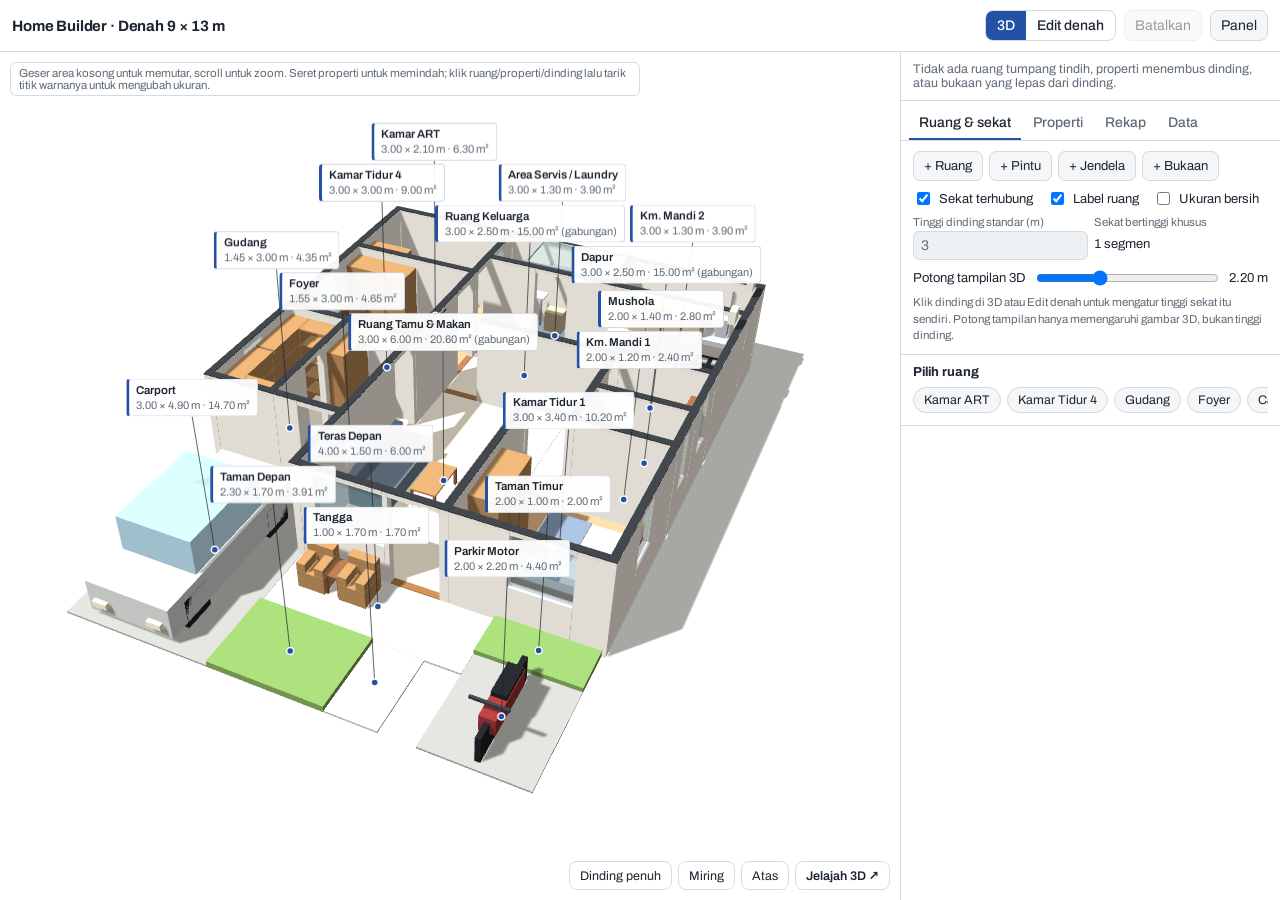
<file: index.html>
<!doctype html>
<html lang="id">
<head>
<meta charset="utf-8">
<meta name="viewport" content="width=device-width, initial-scale=1, viewport-fit=cover">
<title>Home Builder Lokal — Denah 3D</title>
<link rel="preconnect" href="https://fonts.googleapis.com">
<link href="https://fonts.googleapis.com/css2?family=Archivo:wght@400;500;600;700&display=swap" rel="stylesheet">
<link rel="stylesheet" href="css/style.css">
</head>
<body>
<div id="app">
  <header>
    <h1>Home Builder · Denah 9 × 13 m</h1>
    <div class="seg" role="group" aria-label="Mode tampilan">
      <button id="m3d" aria-pressed="true">3D</button>
      <button id="m2d" aria-pressed="false">Edit denah</button>
    </div>
    <button class="iconbtn" id="undo" title="Batalkan (Ctrl+Z)" disabled>Batalkan</button>
    <button class="iconbtn" id="tpanel" aria-expanded="true" title="Tampilkan/sembunyikan panel">Panel</button>
  </header>
  <div id="main">
  <div id="stage">
    <canvas id="three"></canvas>
    <svg id="leaders"></svg>
    <div id="labels"></div>
    <svg id="svg2d" xmlns="http://www.w3.org/2000/svg"></svg>
    <div class="hint" id="hint"></div>
    <div class="floatbar" id="fb3d"><button data-cam="full" aria-pressed="false" title="Tampilkan dinding setinggi sebenarnya (matikan untuk memotong agar isi ruang terlihat)">Dinding penuh</button><button data-cam="iso">Miring</button><button data-cam="top">Atas</button><a href="walkthrough.html" target="_blank" rel="noopener" title="Buka tampilan 3D realistis yang bisa dijelajahi jalan kaki, di tab baru">Jelajah 3D ↗</a></div>
    <div class="floatbar" id="fb2d" style="display:none"><button data-z="in" aria-label="Perbesar">＋</button><button data-z="out" aria-label="Perkecil">－</button><button data-z="fit">Pas</button></div>
  </div>
  <div id="gutter" role="separator" aria-orientation="vertical" aria-label="Ubah lebar panel" tabindex="0" title="Seret untuk mengubah lebar panel (klik dua kali: kembalikan)"></div>
  <div id="panel"></div>
  </div>
</div>

<!-- Pustaka 3D (lokal, bisa offline) -->
<script src="vendor/three.min.js"></script>
<script src="vendor/OrbitControls.js"></script>
<!-- Data: ubah file-file ini untuk menyesuaikan denah & katalog -->
<script src="js/data/katalog.js"></script>
<script src="js/data/denah-awal.js"></script>
<!-- Logika & tampilan -->
<script src="js/core/geometri.js"></script>
<script src="js/view/view3d.js"></script>
<script src="js/view/editor2d.js"></script>
<script src="js/view/panel.js"></script>
<script src="js/main.js"></script>
</body>
</html>
</file>
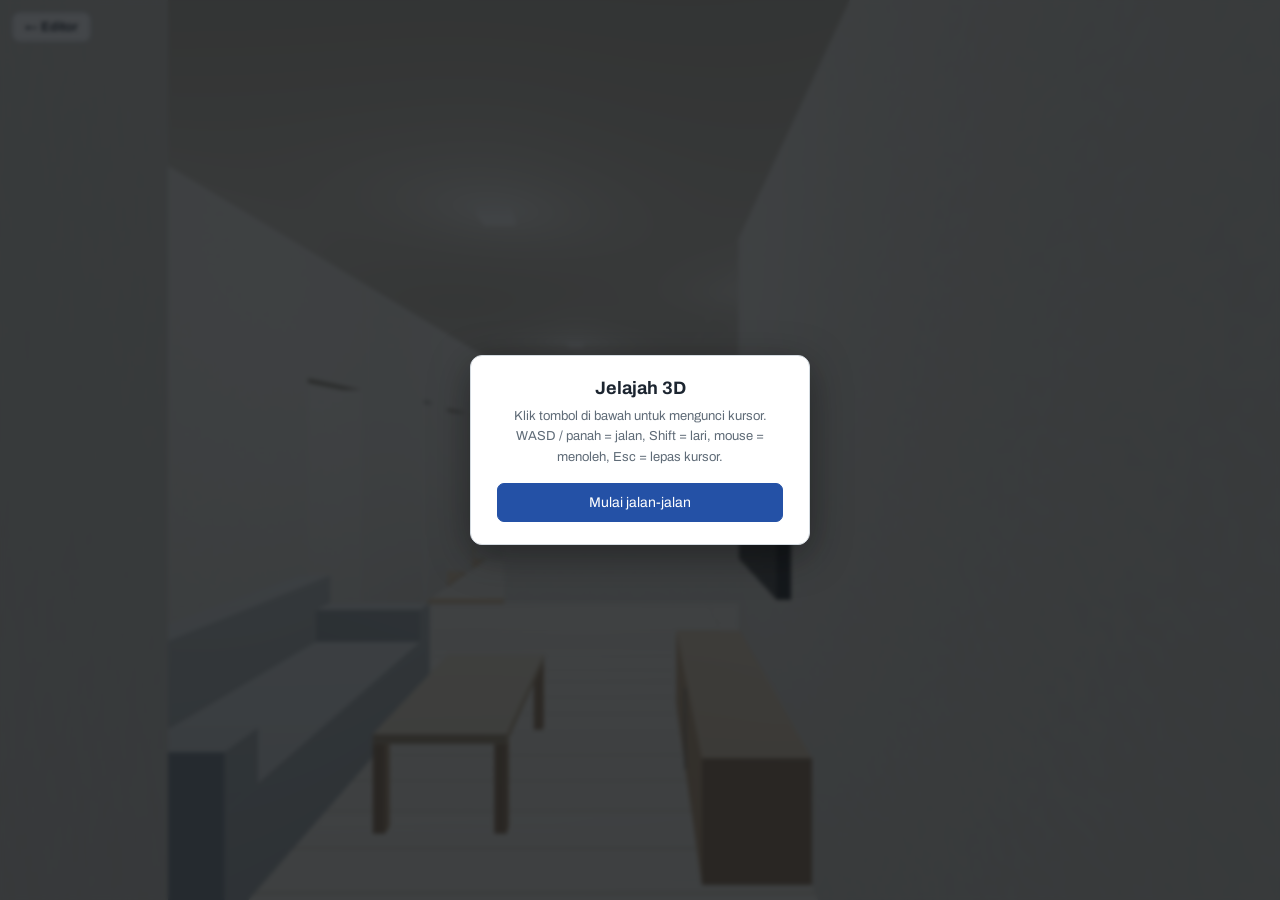
<file: walkthrough.html>
<!doctype html>
<html lang="id">
<head>
<meta charset="utf-8">
<meta name="viewport" content="width=device-width, initial-scale=1, viewport-fit=cover">
<title>Jelajah 3D — Home Builder Lokal</title>
<link rel="preconnect" href="https://fonts.googleapis.com">
<link href="https://fonts.googleapis.com/css2?family=Archivo:wght@400;500;600;700&display=swap" rel="stylesheet">
<link rel="stylesheet" href="css/style.css">
<link rel="stylesheet" href="css/walkthrough.css">
</head>
<body class="wt-body">
<div id="wtStage">
  <canvas id="wtCanvas"></canvas>
  <div id="wtCrosshair" aria-hidden="true"></div>
  <div id="wtRoomLabel"></div>
  <a id="wtBack" href="index.html" title="Kembali ke editor denah">← Editor</a>
  <div id="wtHint">Tahan untuk melihat kontrol. Tekan Esc atau klik "← Editor" untuk keluar.</div>

  <div id="wtStart">
    <div class="wtStartCard">
      <h1>Jelajah 3D</h1>
      <p id="wtStartText">Memuat…</p>
      <button id="wtStartBtn" class="btn pri">Mulai jalan-jalan</button>
    </div>
  </div>

  <!-- kontrol sentuh (hanya tampil otomatis di HP/tablet) -->
  <div id="wtJoyMove" class="wtJoy" aria-hidden="true"><div class="wtJoyKnob"></div></div>
  <div id="wtJoyLook" class="wtJoyLookZone" aria-hidden="true"></div>
</div>

<!-- Pustaka 3D (lokal, bisa offline) -->
<script src="vendor/three.min.js"></script>
<!-- Data: sama persis dengan yang dipakai editor (index.html) -->
<script src="js/data/katalog.js"></script>
<script src="js/data/denah-awal.js"></script>
<script src="js/core/geometri.js"></script>
<!-- Scene 3D realistis + kontrol jalan -->
<script src="js/view/walkthrough3d.js"></script>
</body>
</html>
</file>
<file: css/style.css>
/* =====================================================================
   GAYA TAMPILAN — warna diatur lewat variabel di :root
   ===================================================================== */
:root{
  --bg:#eef1f3; --panel:#ffffff; --ink:#1c2530; --muted:#5f6b77; --line:#d3dae0;
  --stage:#e3e8ec; --sel:#2451a6; --sel-soft:#dde6f6; --warn:#a4262c; --warn-bg:#fbeaea;
  --btn:#f4f6f8; --label-bg:rgba(255,255,255,.95); --item:#7a4f2b;
  box-sizing:border-box;
  padding-top:env(safe-area-inset-top,0px);
  padding-bottom:env(safe-area-inset-bottom,0px);
}
@media (prefers-color-scheme: dark){
  :root:not([data-theme="light"]){
    --bg:#141a20; --panel:#1b232b; --ink:#e6ebf0; --muted:#9aa6b2; --line:#2e3943;
    --stage:#1f272f; --sel:#7ea3ea; --sel-soft:#23324a; --warn:#f08a8f; --warn-bg:#3a2226;
    --btn:#243039; --label-bg:rgba(27,35,43,.95); --item:#e0b48a;
  }
}
:root[data-theme="dark"]{
  --bg:#141a20; --panel:#1b232b; --ink:#e6ebf0; --muted:#9aa6b2; --line:#2e3943;
  --stage:#1f272f; --sel:#7ea3ea; --sel-soft:#23324a; --warn:#f08a8f; --warn-bg:#3a2226;
  --btn:#243039; --label-bg:rgba(27,35,43,.95); --item:#e0b48a;
}
html{height:100%;scroll-padding-top:env(safe-area-inset-top,0px)}
body{height:100%;margin:0;background:var(--bg);color:var(--ink);
  font-family:"Archivo",system-ui,-apple-system,"Segoe UI",Roboto,sans-serif;font-size:14px;
  font-variant-numeric:tabular-nums;-webkit-text-size-adjust:100%}
*,*::before,*::after{box-sizing:border-box}
button,input,select,textarea{font:inherit;color:inherit}
button:disabled{opacity:.45;cursor:default}
button:focus-visible,input:focus-visible,select:focus-visible,summary:focus-visible{outline:2px solid var(--sel);outline-offset:2px}
code{font-size:12px;background:var(--btn);padding:1px 4px;border-radius:4px}

#app{display:flex;flex-direction:column;height:100%}
header{flex:none;display:flex;align-items:center;gap:8px;padding:10px 12px;border-bottom:1px solid var(--line);background:var(--panel)}
header h1{font-size:15px;font-weight:700;margin:0;letter-spacing:-.01em;flex:1;min-width:0;white-space:nowrap;overflow:hidden;text-overflow:ellipsis}
.seg{display:flex;border:1px solid var(--line);border-radius:8px;overflow:hidden;flex:none}
.seg button{border:0;background:transparent;padding:7px 11px;cursor:pointer;font-weight:500}
.seg button[aria-pressed="true"]{background:var(--sel);color:#fff}
.iconbtn{flex:none;border:1px solid var(--line);background:var(--btn);border-radius:8px;padding:7px 10px;cursor:pointer}

/* ---------- panggung ---------- */
#stage{position:relative;flex:1;min-height:0;overflow:hidden;background:var(--stage)}
#three{position:absolute;inset:0;width:100%;height:100%;display:block;touch-action:none}
#leaders{position:absolute;inset:0;width:100%;height:100%;pointer-events:none}
#leaders line{stroke:var(--ink);stroke-width:1;opacity:.7}
#leaders circle{fill:var(--sel);stroke:var(--label-bg);stroke-width:1.5}
#leaders line.it{stroke:var(--item);stroke-dasharray:3 2}
#leaders circle.it{fill:var(--item)}
#labels{position:absolute;inset:0;pointer-events:none;overflow:hidden}
.lbl{position:absolute;left:0;top:0;background:var(--label-bg);border:1px solid var(--line);border-left:3px solid var(--sel);
  border-radius:4px;padding:3px 7px 4px;font-size:11px;line-height:1.3;white-space:nowrap;will-change:transform}
.lbl.item{border-left-color:var(--item)}
.lbl b{display:block;font-weight:600;font-size:11.5px}
.lbl span{color:var(--muted)}
.lbl.on{border-color:var(--sel);box-shadow:0 0 0 2px var(--sel-soft)}
#svg2d{position:absolute;inset:0;width:100%;height:100%;display:none;touch-action:none;user-select:none;-webkit-user-select:none}
.floatbar{position:absolute;right:10px;bottom:10px;display:flex;gap:6px}
.floatbar button,.floatbar a{border:1px solid var(--line);background:var(--label-bg);border-radius:8px;padding:6px 10px;cursor:pointer;font-size:12.5px}
.floatbar a{color:inherit;text-decoration:none;font-weight:600;display:inline-flex;align-items:center}
.floatbar button[aria-pressed="true"]{background:var(--sel);border-color:var(--sel);color:#fff}
.hkey{display:inline-block;width:9px;height:9px;border-radius:50%;vertical-align:-1px;margin:0 3px 0 6px}
.hint{position:absolute;left:10px;top:10px;font-size:11.5px;color:var(--muted);background:var(--label-bg);border:1px solid var(--line);border-radius:6px;padding:4px 8px;max-width:70%;pointer-events:none}

/* ---------- editor 2D ---------- */
#svg2d .site{fill:none;stroke:var(--muted);stroke-width:.04;stroke-dasharray:.2 .12}
#svg2d .room{stroke:rgba(0,0,0,.2);stroke-width:.02;cursor:move}
#svg2d .room.open{fill-opacity:.55}
#svg2d .room.on{stroke:var(--sel);stroke-width:.07}
#svg2d .wall{fill:#2f3338;pointer-events:none}
#svg2d .wall.low{fill:#8b939b}
#svg2d .wall.on{fill:var(--sel)}
#svg2d .whit{fill:transparent;cursor:pointer}
#svg2d .item{pointer-events:none}
#svg2d .item rect{stroke:rgba(0,0,0,.25);stroke-width:.01}
#svg2d .item.high{opacity:.6}
#svg2d .item .ifr{fill:none;stroke:rgba(0,0,0,.45);stroke-width:.02}
#svg2d .item.on .ifr{stroke:var(--sel);stroke-width:.06}
#svg2d .item .ifront{fill:rgba(0,0,0,.45)}
#svg2d .item.on .ifront{fill:var(--sel)}
#svg2d .ihit{fill:transparent;cursor:grab}
#svg2d .op{stroke-width:.13;pointer-events:none}
#svg2d .op.door{stroke:#b5733c}
#svg2d .op.window{stroke:#4f9fd0}
#svg2d .op.open{stroke:#8e979f;stroke-dasharray:.12 .07}
#svg2d .op.bad{stroke:var(--warn)}
#svg2d .op.on{stroke:var(--sel);stroke-width:.2}
#svg2d .ophit{stroke:transparent;stroke-width:.55;cursor:grab}
#svg2d .ehit{stroke:transparent;stroke-width:.5}
#svg2d .ehit.v{cursor:ew-resize}
#svg2d .ehit.h{cursor:ns-resize}
#svg2d .hdl{fill:var(--sel);pointer-events:none}
#svg2d .t1{font-weight:600;fill:#1b1f24;text-anchor:middle;pointer-events:none;paint-order:stroke;stroke:rgba(255,255,255,.65);stroke-width:.04}
#svg2d .t2{fill:#3b434b;text-anchor:middle;pointer-events:none;paint-order:stroke;stroke:rgba(255,255,255,.65);stroke-width:.04}
#svg2d .dim{fill:var(--muted);font-size:.3px;text-anchor:middle;pointer-events:none}
#svg2d .dimln{stroke:var(--muted);stroke-width:.02;pointer-events:none}
#svg2d .seld{fill:var(--sel);font-size:.26px;font-weight:600;text-anchor:middle;pointer-events:none}

/* ---------- panel ---------- */
/* HP: panel di bawah panggung. Layar lebar: panel di kanan, lebarnya bisa diseret (seperti sidebar VS Code) */
#main{flex:1;min-height:0;display:flex;flex-direction:column}
#panel{flex:none;max-height:48%;overflow:auto;background:var(--panel);border-top:1px solid var(--line);-webkit-overflow-scrolling:touch;container-type:inline-size}
#panel.closed{display:none}
#gutter{display:none}
@media (min-width:761px){
  #main{flex-direction:row}
  #panel{width:var(--panel-w,380px);max-height:none;border-top:0;border-left:1px solid var(--line)}
  #gutter{display:block;flex:none;width:6px;margin-right:-6px;position:relative;z-index:2;cursor:col-resize;touch-action:none;background:transparent;transition:background .15s}
  #gutter:hover,#gutter:focus-visible,#gutter.drag{background:var(--sel);outline:0}
  #main.nopanel #gutter{display:none}
  body.resizing{cursor:col-resize;user-select:none;-webkit-user-select:none}
  body.resizing #stage{pointer-events:none}
}
.sec{padding:10px 12px;border-bottom:1px solid var(--line)}
.sec h2{font-size:13px;font-weight:700;margin:0 0 8px}
.selbox{background:var(--sel-soft)}
.row{display:flex;flex-wrap:wrap;gap:6px;align-items:center}
.sec > .row + .row, .grid + .row, .note + .row{margin-top:8px}
.btn{border:1px solid var(--line);background:var(--btn);border-radius:7px;padding:7px 10px;cursor:pointer;font-size:13px}
.btn.sm{padding:5px 9px;font-size:12.5px}
.btn.pri{background:var(--sel);border-color:var(--sel);color:#fff}
.btn.dng{color:var(--warn)}
.lnk{border:0;background:none;padding:0;color:inherit;text-align:left;cursor:pointer;text-decoration:underline;text-decoration-thickness:1px;text-underline-offset:2px}
.tog{display:flex;align-items:center;gap:6px;font-size:13px}
.slider{display:flex;align-items:center;gap:8px;font-size:13px;width:100%;margin-top:8px}
.slider input{flex:1}
.warn{background:var(--warn-bg);color:var(--warn);border-radius:7px;padding:8px 10px;font-size:12.5px;line-height:1.45}
.warn summary{cursor:pointer;font-weight:600}
.warn ul{margin:6px 0 0;padding-left:18px}
.ok{font-size:12.5px;color:var(--muted)}
.tabs{display:flex;gap:2px;padding:6px 8px 0;border-bottom:1px solid var(--line);overflow-x:auto;position:sticky;top:0;background:var(--panel);z-index:1}
.tabs button{flex:none;border:0;background:none;padding:8px 10px;cursor:pointer;font-weight:500;color:var(--muted);border-bottom:2px solid transparent}
.tabs button[aria-selected="true"]{color:var(--ink);border-bottom-color:var(--sel)}
.grid{display:grid;grid-template-columns:repeat(4,minmax(0,1fr));gap:6px}
.fld{display:flex;flex-direction:column;gap:3px;font-size:11.5px;color:var(--muted)}
.fld input,.fld select{border:1px solid var(--line);background:var(--bg);border-radius:6px;padding:6px 7px;font-size:14px;width:100%;min-width:0}
.fld input[type=color]{padding:2px;height:34px}
.fld .val{font-size:13px;color:var(--ink);padding:6px 0}
.wide{grid-column:span 2}
.full{grid-column:1/-1}
@media (max-width:420px){.grid{grid-template-columns:repeat(2,minmax(0,1fr))}}
@container (max-width:340px){.grid{grid-template-columns:repeat(2,minmax(0,1fr))}}
.nudge{display:grid;grid-template-columns:auto auto auto;gap:4px 6px;align-items:center;font-size:12.5px;margin-top:8px;justify-content:start}
.nudge button{border:1px solid var(--line);background:var(--btn);border-radius:6px;width:38px;height:32px;cursor:pointer}
.chips{display:flex;gap:6px;overflow-x:auto;padding-bottom:2px}
.chip{flex:none;border:1px solid var(--line);background:var(--btn);border-radius:999px;padding:5px 10px;font-size:12.5px;cursor:pointer;white-space:nowrap}
.chip.on{background:var(--sel);color:#fff;border-color:var(--sel)}
.search{width:100%;margin-top:8px;border:1px solid var(--line);background:var(--bg);border-radius:7px;padding:8px 10px;font-size:14px}
.catlist{display:flex;flex-direction:column}
.catrow{display:flex;justify-content:space-between;align-items:center;gap:10px;padding:7px 8px;border-bottom:1px solid var(--line);border-radius:6px;cursor:grab;transition:background-color .15s}
.catrow:hover{background:var(--btn)}
.catrow.dragging{opacity:.4;cursor:grabbing}
.catrow:last-child{border-bottom:0}
#stage.dragover{outline:3px dashed var(--sel);outline-offset:-3px}
.catrow b{display:block;font-weight:600;font-size:13px}
.catrow span{font-size:12px;color:var(--muted)}
details summary{cursor:pointer}
table{width:100%;border-collapse:collapse;font-size:12.5px}
td,th{padding:5px 4px;border-bottom:1px solid var(--line);text-align:left;vertical-align:top}
td.n,th.n{text-align:right;white-space:nowrap}
tfoot td{font-weight:600}
textarea{width:100%;min-height:90px;margin-top:8px;border:1px solid var(--line);background:var(--bg);border-radius:6px;padding:6px;font-size:12px}
.note{font-size:11.5px;color:var(--muted);line-height:1.45;margin:6px 0 0}
</file>
<file: css/walkthrough.css>
/* =====================================================================
   JELAJAH 3D — overlay kontrol FPS (lihat js/view/walkthrough3d.js)
   Memakai variabel warna dari css/style.css agar konsisten tema terang/gelap.
   ===================================================================== */
html, body { height: 100%; }
.wt-body { margin: 0; overflow: hidden; background: #000; }
#wtStage { position: fixed; inset: 0; overflow: hidden; touch-action: none; background: var(--stage, #1f272f); }
#wtCanvas { position: absolute; inset: 0; width: 100%; height: 100%; display: block; touch-action: none; }

#wtCrosshair {
  position: absolute; left: 50%; top: 50%; width: 6px; height: 6px; margin: -3px 0 0 -3px;
  border-radius: 50%; background: #fff; box-shadow: 0 0 0 1.5px rgba(0, 0, 0, .6);
  pointer-events: none; display: none; z-index: 4;
}

#wtBack {
  position: absolute; left: 12px; top: 12px; z-index: 6; background: var(--label-bg); border: 1px solid var(--line);
  color: var(--ink); text-decoration: none; font-size: 13px; font-weight: 600; padding: 7px 12px; border-radius: 8px;
}

#wtRoomLabel {
  position: absolute; left: 50%; top: 14px; transform: translateX(-50%); z-index: 4;
  background: var(--label-bg); border: 1px solid var(--line); border-left: 3px solid var(--sel);
  color: var(--ink); font-size: 13px; font-weight: 600; padding: 6px 12px; border-radius: 7px;
  opacity: 0; transition: opacity .4s; pointer-events: none; white-space: nowrap;
}
#wtRoomLabel.on { opacity: 1; }

#wtHint {
  position: absolute; right: 12px; top: 12px; z-index: 6; max-width: 250px; background: var(--label-bg);
  border: 1px solid var(--line); color: var(--muted); font-size: 11.5px; line-height: 1.5; padding: 8px 10px;
  border-radius: 8px; opacity: 0; transition: opacity .6s; pointer-events: none;
}
#wtHint.on { opacity: 1; }

#wtStart {
  position: absolute; inset: 0; z-index: 10; display: flex; align-items: center; justify-content: center;
  background: rgba(15, 18, 22, .78); backdrop-filter: blur(2px);
}
#wtStart.hide { display: none; }
.wtStartCard {
  background: var(--panel); border: 1px solid var(--line); border-radius: 12px; padding: 22px 26px;
  max-width: 340px; text-align: center; box-shadow: 0 10px 40px rgba(0, 0, 0, .4);
}
.wtStartCard h1 { font-size: 18px; margin: 0 0 8px; color: var(--ink); }
.wtStartCard p { font-size: 13px; color: var(--muted); line-height: 1.55; margin: 0 0 16px; white-space: pre-line; }
.wtStartCard .btn { width: 100%; padding: 11px; font-size: 14px; }

/* kontrol sentuh — disembunyikan sampai JS mendeteksi perangkat sentuh & menambah kelas .show */
.wtJoy, .wtJoyLookZone { display: none; }
.wtJoy.show, .wtJoyLookZone.show { display: block; }
.wtJoy {
  position: absolute; left: 20px; bottom: 20px; width: 120px; height: 120px; border-radius: 50%;
  background: rgba(255, 255, 255, .12); border: 1px solid rgba(255, 255, 255, .35); z-index: 6; touch-action: none;
}
.wtJoyKnob {
  position: absolute; left: 50%; top: 50%; width: 52px; height: 52px; margin: -26px 0 0 -26px;
  border-radius: 50%; background: rgba(255, 255, 255, .55); border: 1px solid rgba(255, 255, 255, .7);
}
.wtJoyLookZone { position: absolute; right: 0; top: 0; bottom: 0; width: 55%; z-index: 5; touch-action: none; }
</file>
